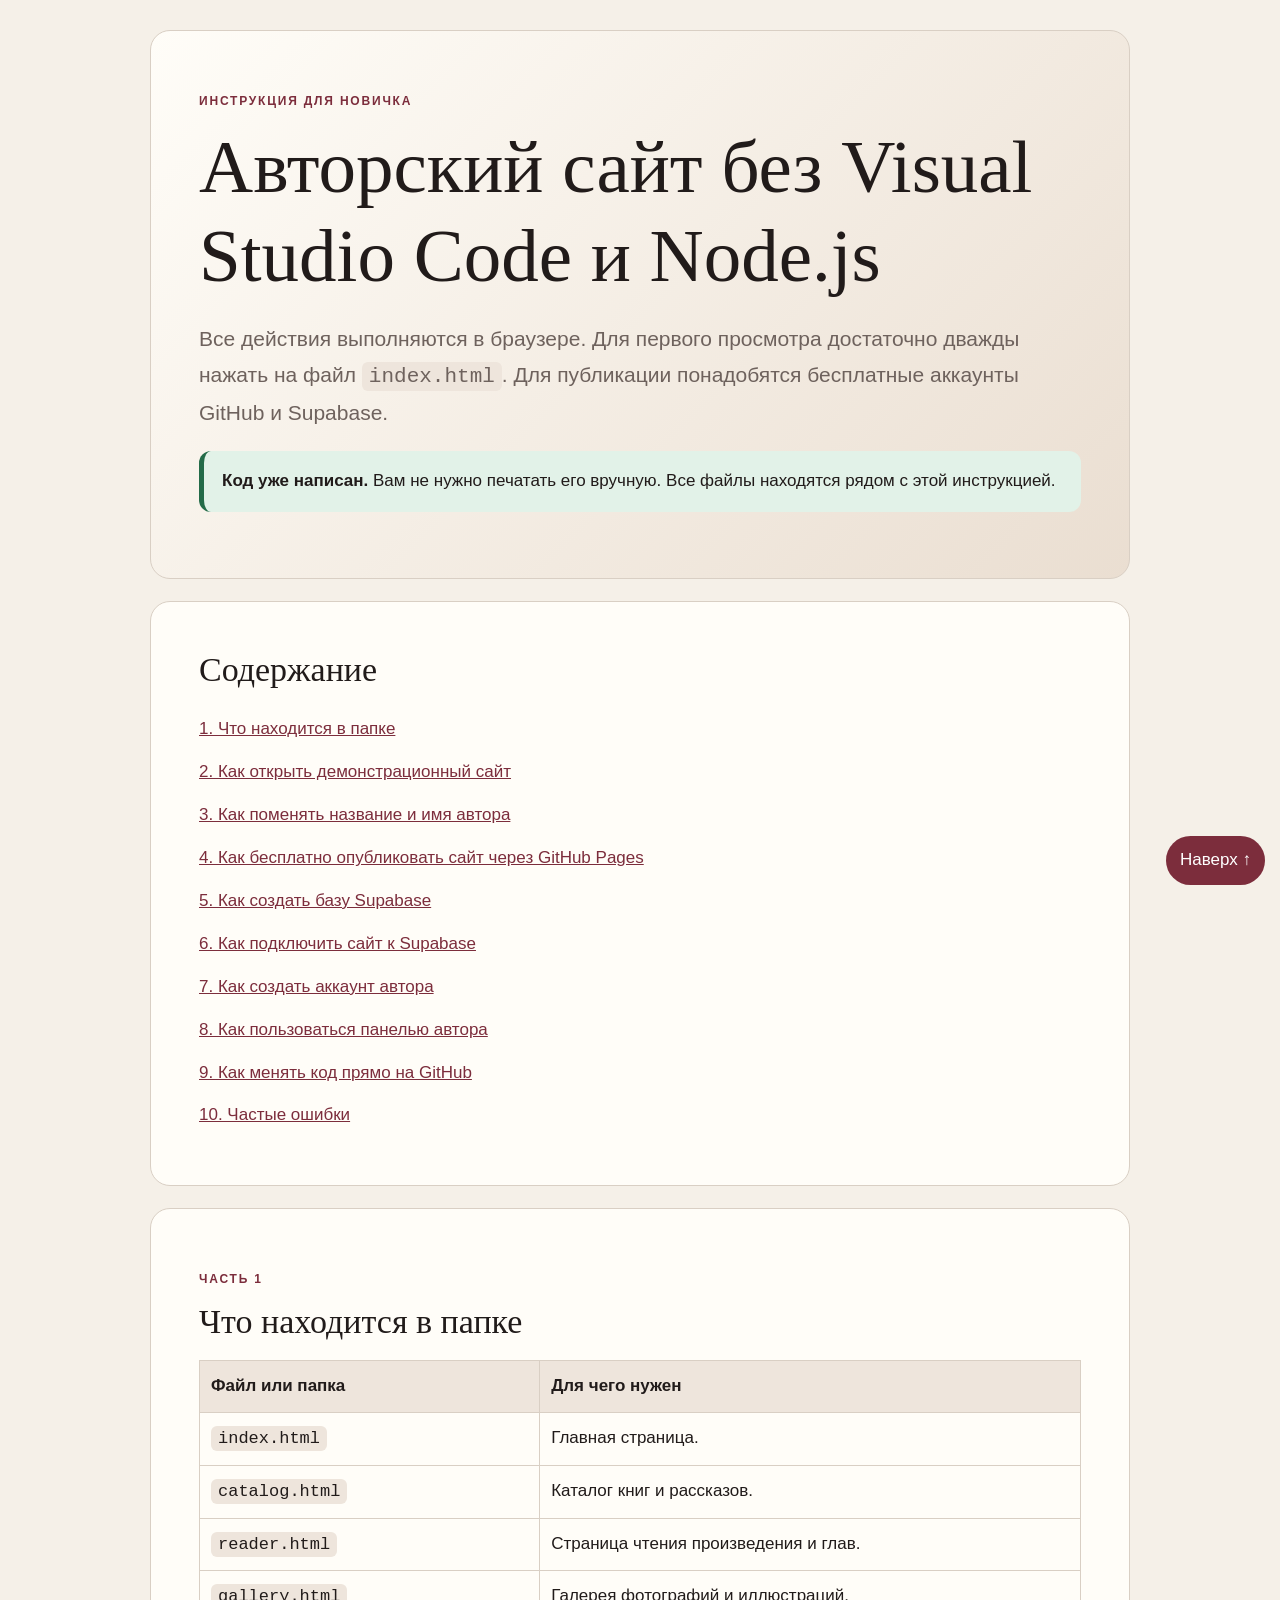
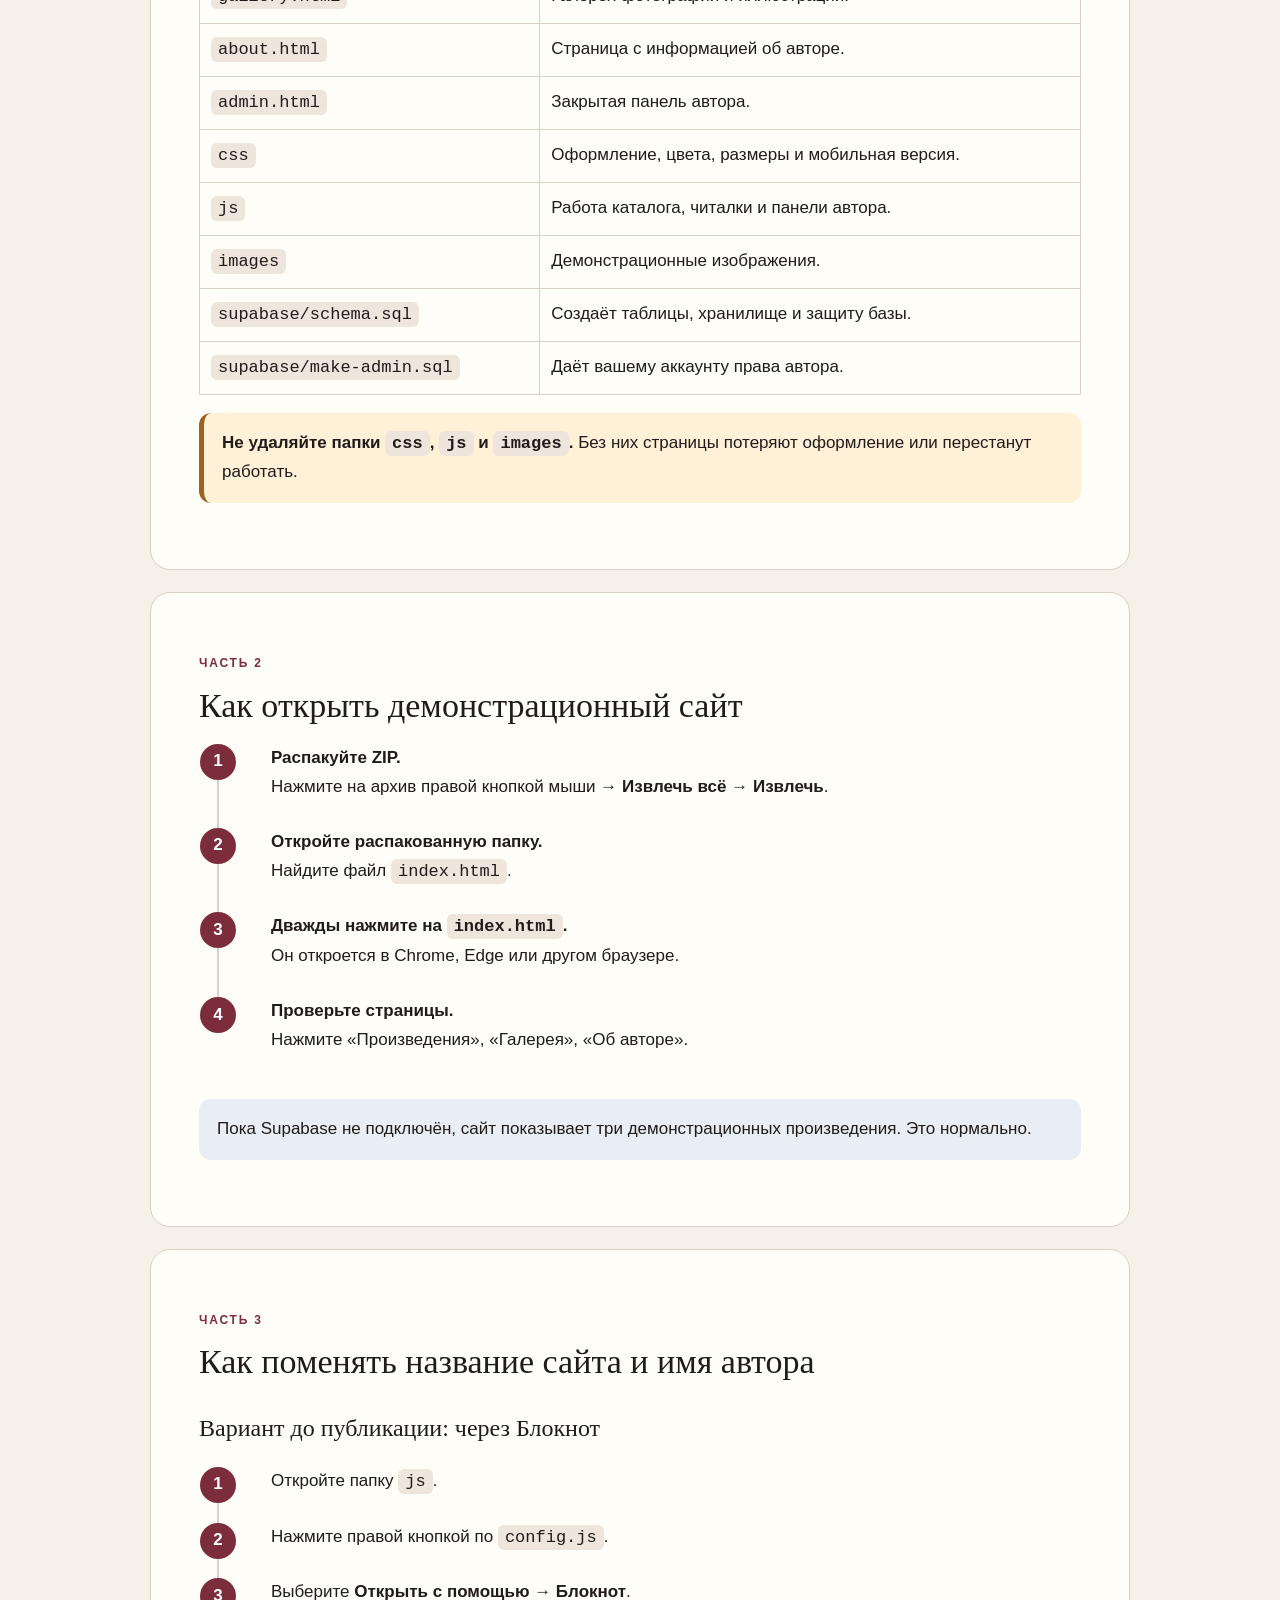
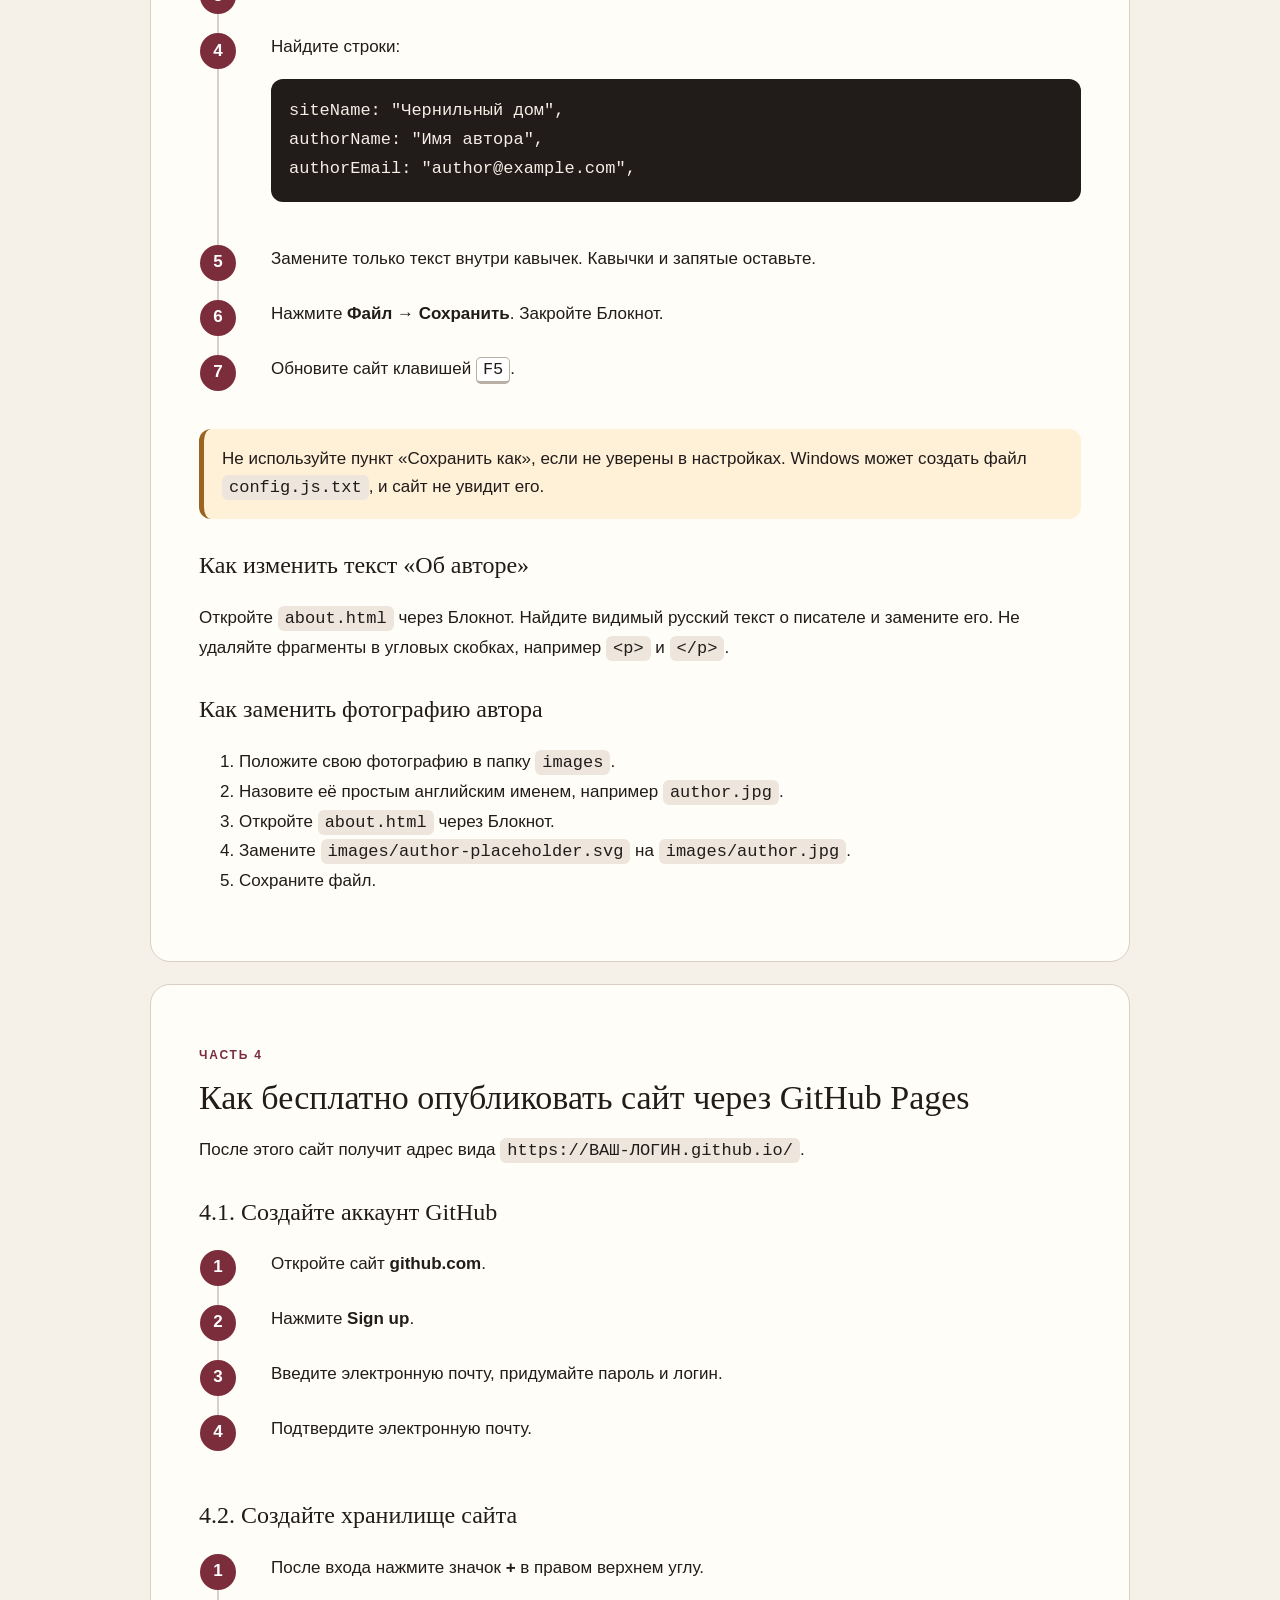
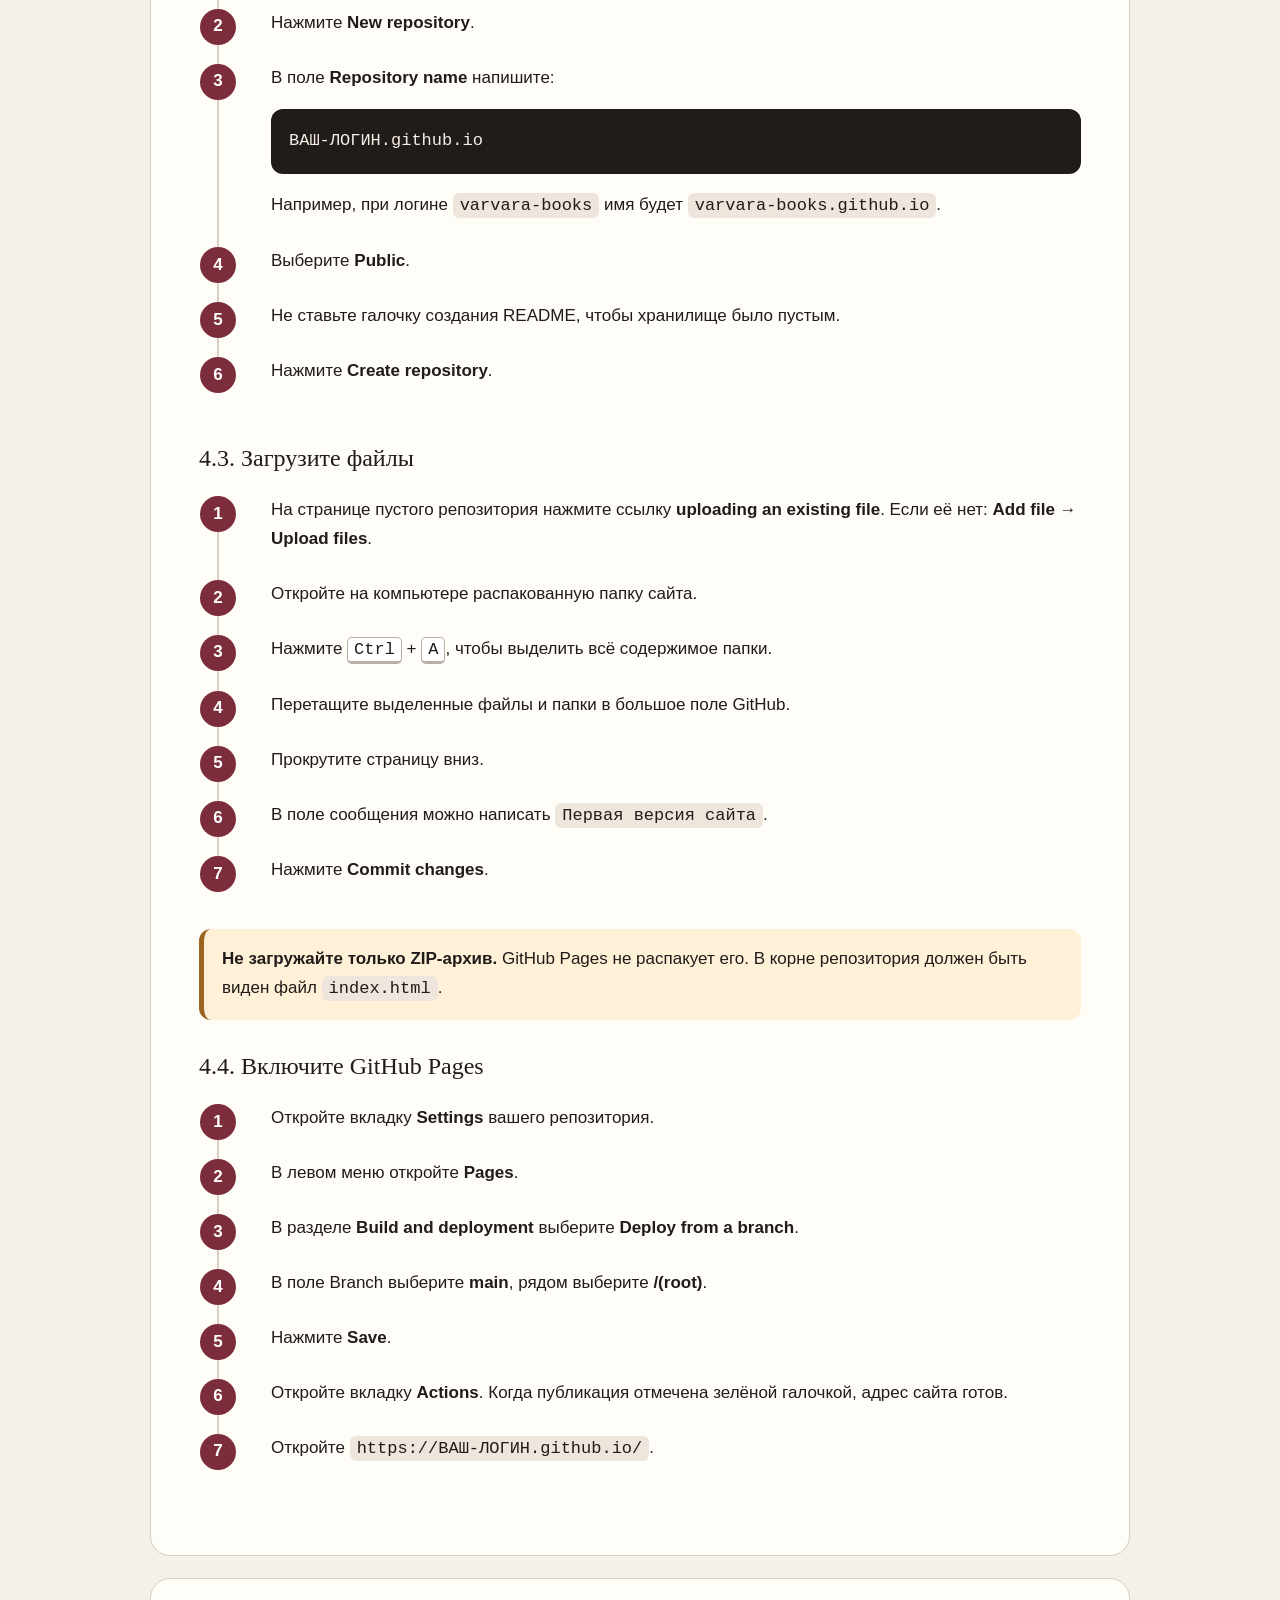
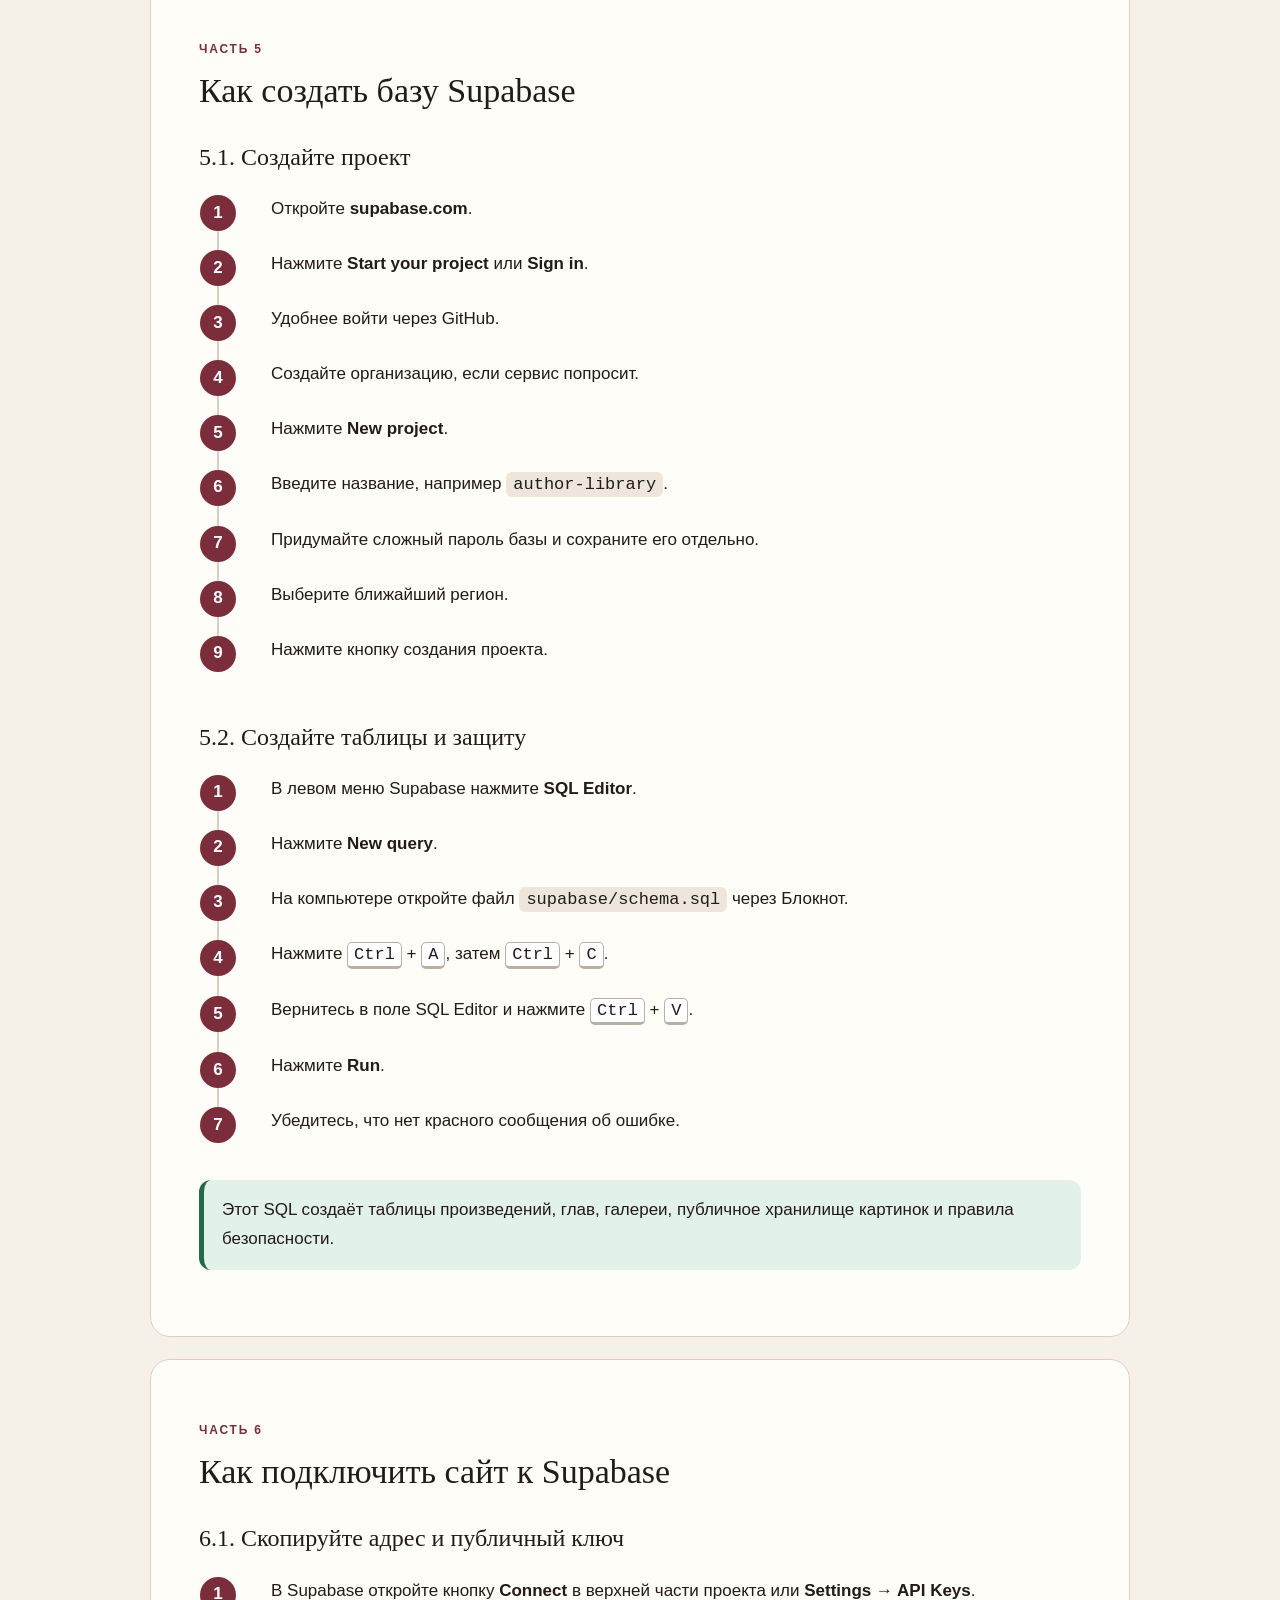
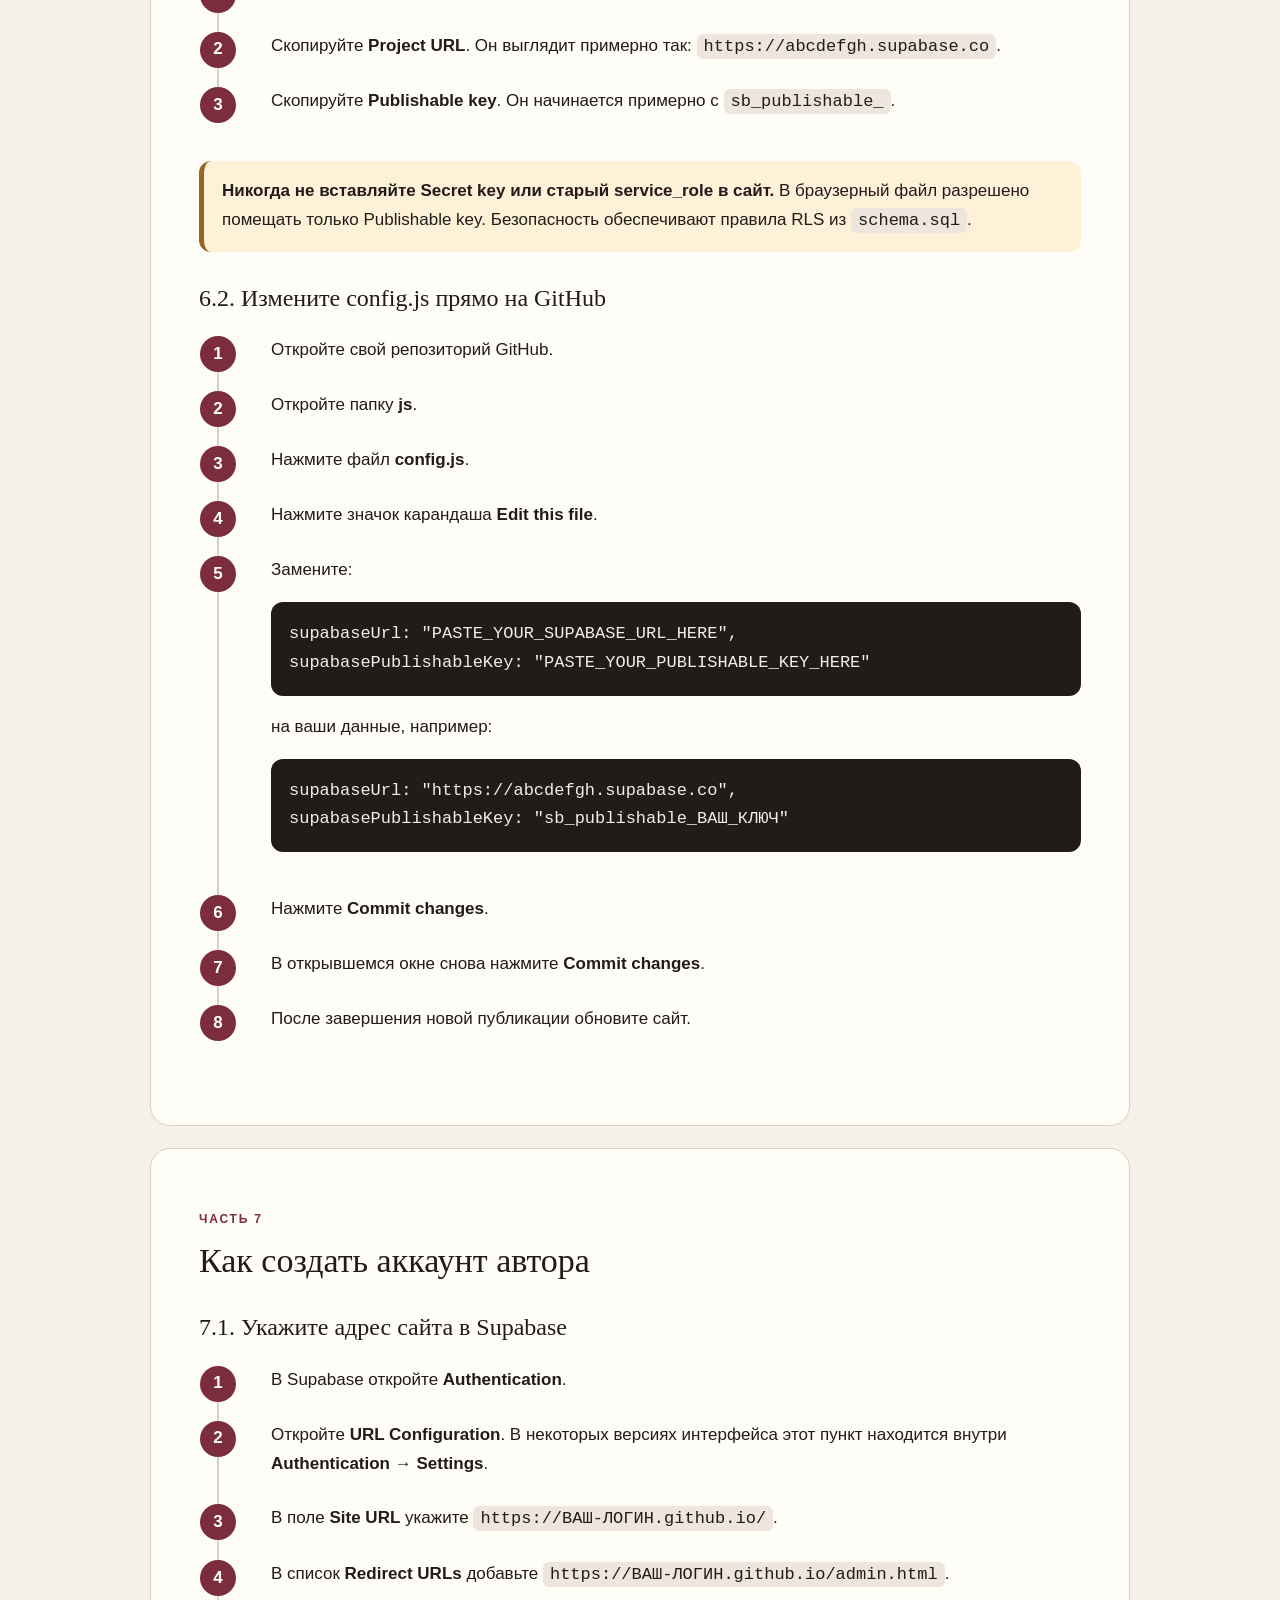
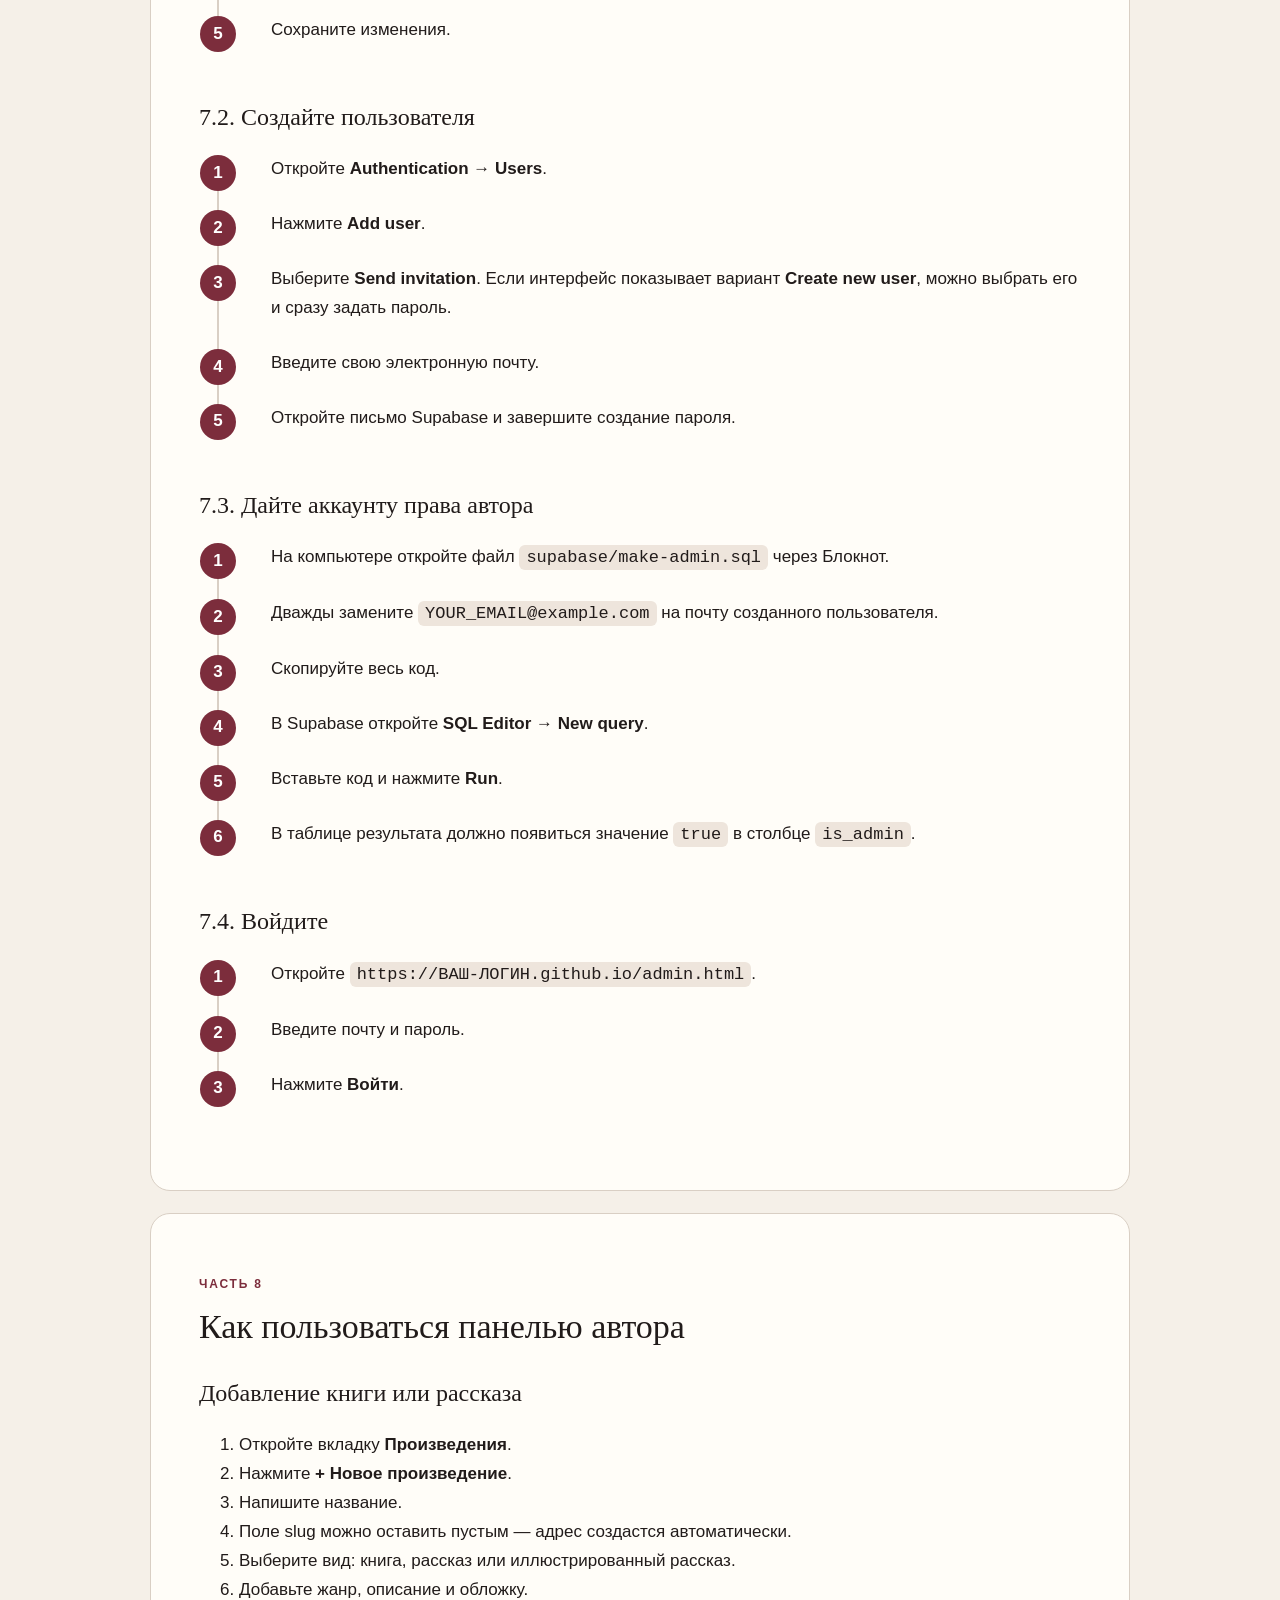
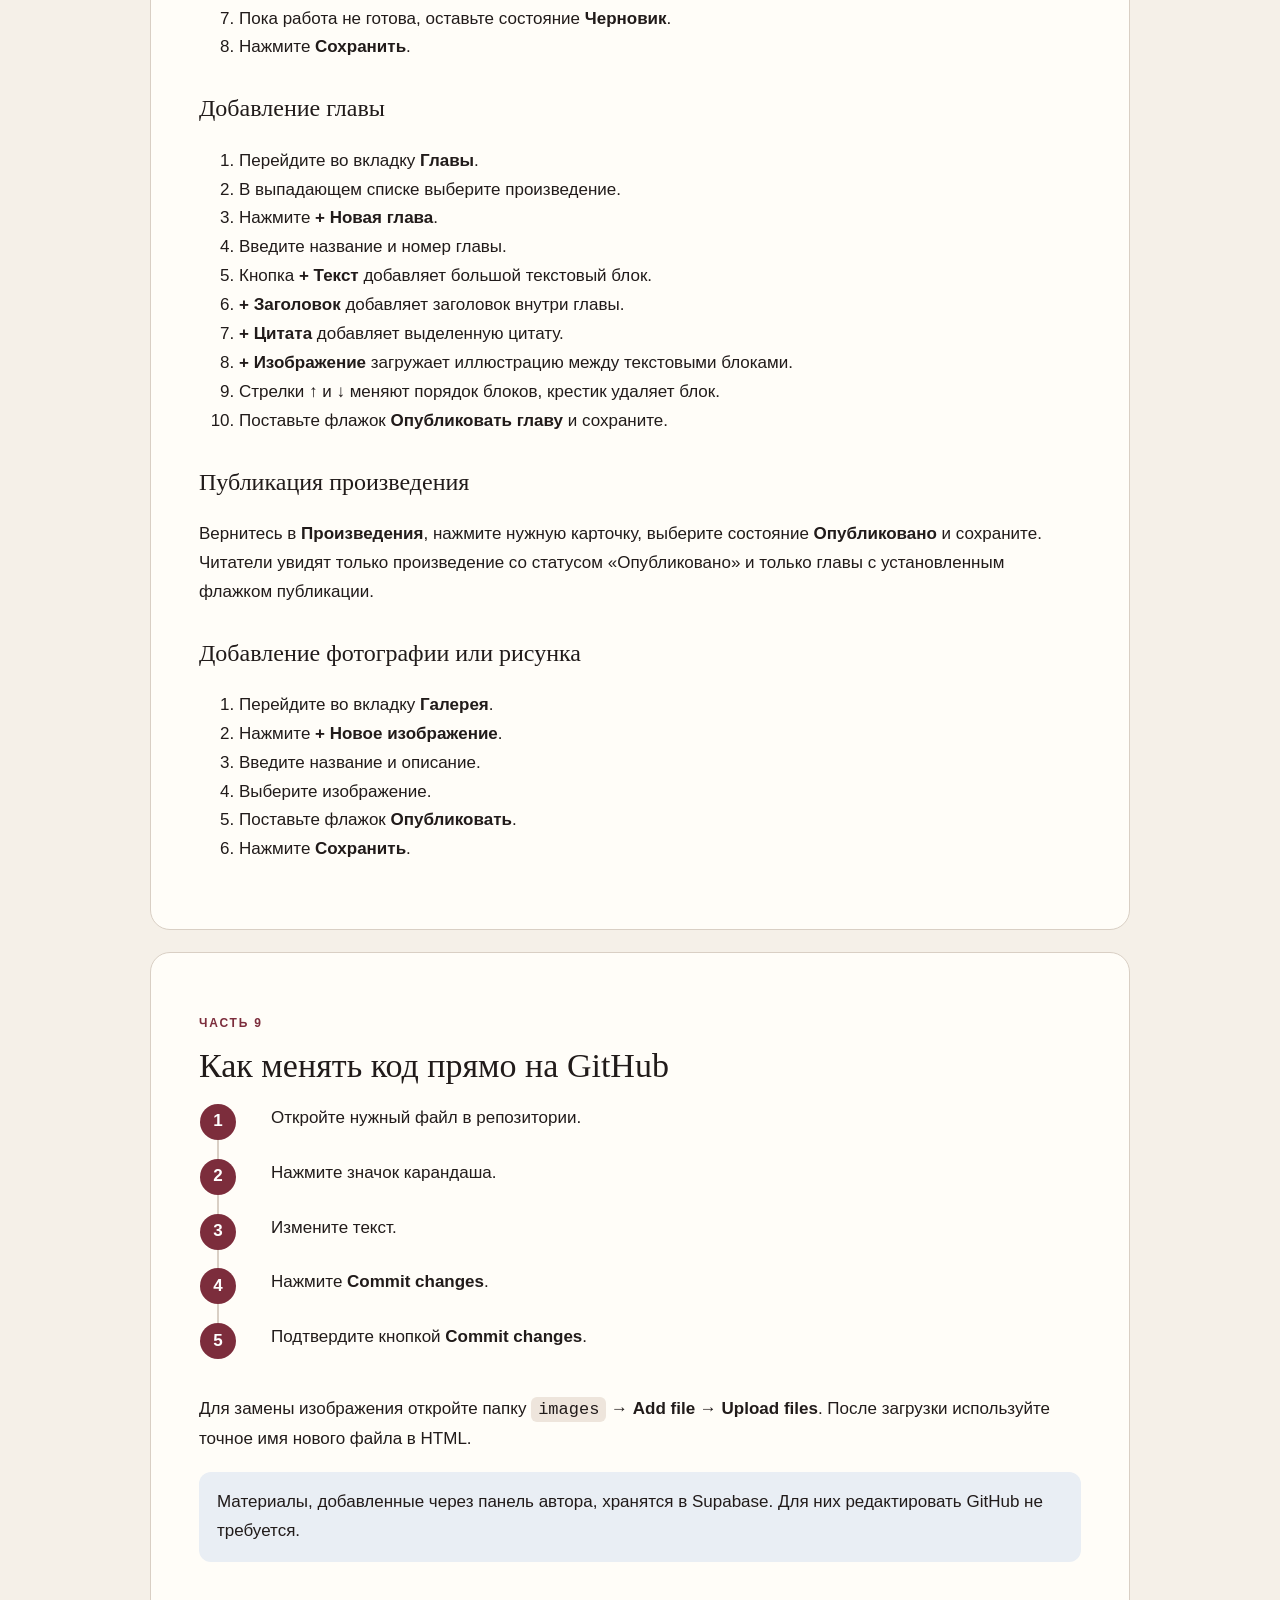
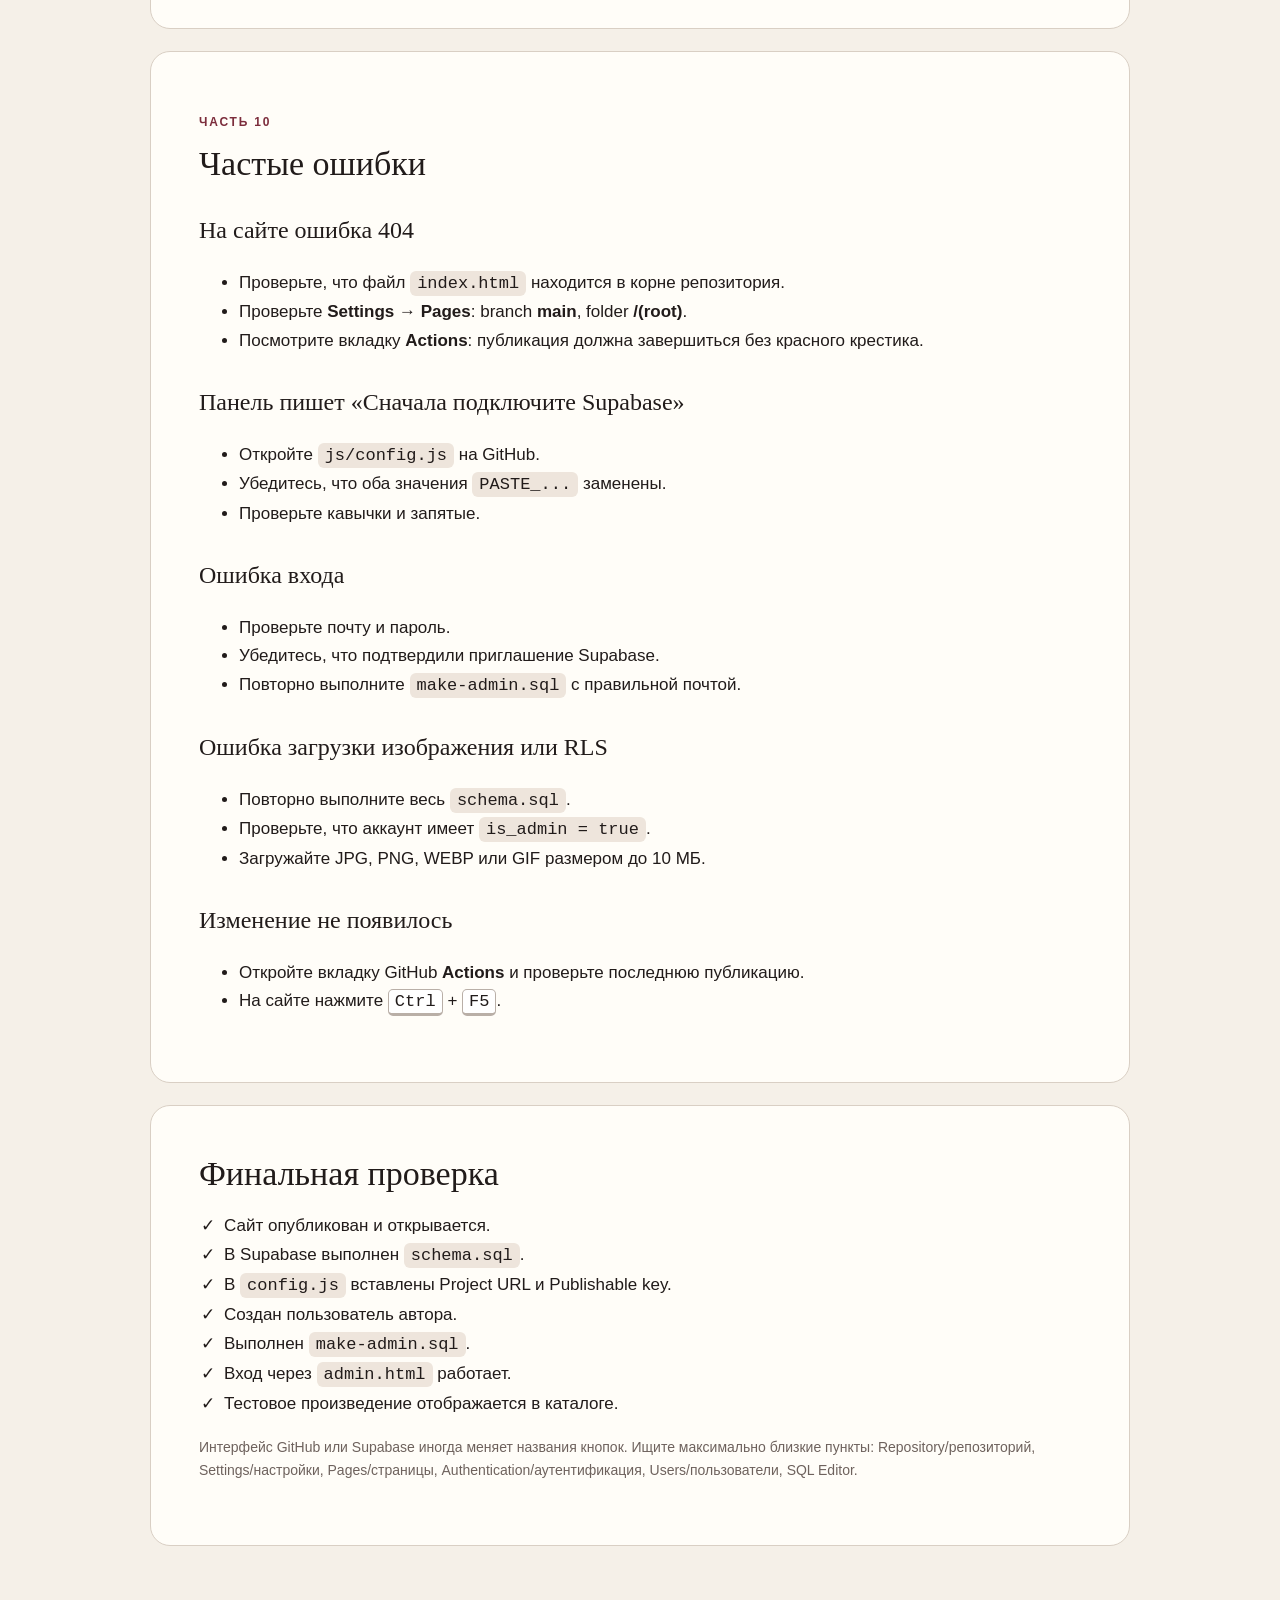
<file: ╨Ш╨Э╨б╨в╨а╨г╨Ъ╨ж╨Ш╨п.html>
<!doctype html>
<html lang="ru">
<head>
<meta charset="utf-8">
<meta name="viewport" content="width=device-width,initial-scale=1">
<title>Пошаговая инструкция — авторский сайт</title>
<style>
:root{--bg:#f5f0e8;--paper:#fffdf8;--ink:#211b1a;--muted:#6e625d;--accent:#7c2d3c;--line:#d9cfc4;--ok:#236b48;--warn:#9a6320}*{box-sizing:border-box}body{margin:0;background:var(--bg);color:var(--ink);font:17px/1.7 Arial,sans-serif}main{width:min(980px,calc(100% - 28px));margin:30px auto 100px}.hero,.card{background:var(--paper);border:1px solid var(--line);border-radius:20px;padding:clamp(22px,5vw,48px);margin-bottom:22px}.hero{background:linear-gradient(135deg,#fffdf8,#eaded1)}h1,h2,h3{font-family:Georgia,serif;font-weight:500;line-height:1.18}h1{font-size:clamp(42px,7vw,75px);margin:0 0 18px}h2{font-size:34px;margin:0 0 18px}h3{font-size:24px;margin-top:32px}.eyebrow{color:var(--accent);font-size:12px;font-weight:bold;letter-spacing:.15em;text-transform:uppercase}.lead{font-size:21px;color:var(--muted)}code{background:#eee5dc;padding:3px 7px;border-radius:6px;font-family:Consolas,monospace}pre{overflow:auto;padding:18px;background:#211b1a;color:#f5eee5;border-radius:12px;white-space:pre-wrap}ol.steps{counter-reset:item;list-style:none;padding:0}.steps>li{position:relative;padding:0 0 26px 52px;border-left:2px solid #d9cfc4;margin-left:18px}.steps>li:last-child{border-left-color:transparent}.steps>li:before{counter-increment:item;content:counter(item);position:absolute;left:-19px;top:0;width:36px;height:36px;display:grid;place-items:center;background:var(--accent);color:white;border-radius:50%;font-weight:bold}.note,.warning,.success{padding:16px 18px;border-radius:12px;margin:18px 0}.note{background:#e9eef4}.warning{background:#fff1d8;border-left:5px solid var(--warn)}.success{background:#e2f2e8;border-left:5px solid var(--ok)}.toc a{display:block;padding:7px 0;color:var(--accent)}table{width:100%;border-collapse:collapse}td,th{padding:11px;border:1px solid var(--line);text-align:left;vertical-align:top}th{background:#eee5dc}.checklist{list-style:'✓  ';padding-left:25px}.small{font-size:14px;color:var(--muted)}a{color:var(--accent)}kbd{border:1px solid #b9afa7;border-bottom-width:3px;border-radius:5px;padding:2px 6px;background:white}.top{position:fixed;right:15px;bottom:15px;background:var(--accent);color:white;text-decoration:none;padding:10px 14px;border-radius:999px}@media(max-width:600px){body{font-size:16px}.card,.hero{padding:22px}.steps>li{padding-left:42px}table{font-size:13px}}
</style>
</head>
<body id="top">
<main>
<section class="hero">
<p class="eyebrow">Инструкция для новичка</p>
<h1>Авторский сайт без Visual Studio Code и Node.js</h1>
<p class="lead">Все действия выполняются в браузере. Для первого просмотра достаточно дважды нажать на файл <code>index.html</code>. Для публикации понадобятся бесплатные аккаунты GitHub и Supabase.</p>
<div class="success"><strong>Код уже написан.</strong> Вам не нужно печатать его вручную. Все файлы находятся рядом с этой инструкцией.</div>
</section>

<section class="card toc">
<h2>Содержание</h2>
<a href="#part1">1. Что находится в папке</a>
<a href="#part2">2. Как открыть демонстрационный сайт</a>
<a href="#part3">3. Как поменять название и имя автора</a>
<a href="#part4">4. Как бесплатно опубликовать сайт через GitHub Pages</a>
<a href="#part5">5. Как создать базу Supabase</a>
<a href="#part6">6. Как подключить сайт к Supabase</a>
<a href="#part7">7. Как создать аккаунт автора</a>
<a href="#part8">8. Как пользоваться панелью автора</a>
<a href="#part9">9. Как менять код прямо на GitHub</a>
<a href="#part10">10. Частые ошибки</a>
</section>

<section class="card" id="part1">
<p class="eyebrow">Часть 1</p><h2>Что находится в папке</h2>
<table><tr><th>Файл или папка</th><th>Для чего нужен</th></tr>
<tr><td><code>index.html</code></td><td>Главная страница.</td></tr>
<tr><td><code>catalog.html</code></td><td>Каталог книг и рассказов.</td></tr>
<tr><td><code>reader.html</code></td><td>Страница чтения произведения и глав.</td></tr>
<tr><td><code>gallery.html</code></td><td>Галерея фотографий и иллюстраций.</td></tr>
<tr><td><code>about.html</code></td><td>Страница с информацией об авторе.</td></tr>
<tr><td><code>admin.html</code></td><td>Закрытая панель автора.</td></tr>
<tr><td><code>css</code></td><td>Оформление, цвета, размеры и мобильная версия.</td></tr>
<tr><td><code>js</code></td><td>Работа каталога, читалки и панели автора.</td></tr>
<tr><td><code>images</code></td><td>Демонстрационные изображения.</td></tr>
<tr><td><code>supabase/schema.sql</code></td><td>Создаёт таблицы, хранилище и защиту базы.</td></tr>
<tr><td><code>supabase/make-admin.sql</code></td><td>Даёт вашему аккаунту права автора.</td></tr></table>
<div class="warning"><strong>Не удаляйте папки <code>css</code>, <code>js</code> и <code>images</code>.</strong> Без них страницы потеряют оформление или перестанут работать.</div>
</section>

<section class="card" id="part2">
<p class="eyebrow">Часть 2</p><h2>Как открыть демонстрационный сайт</h2>
<ol class="steps">
<li><strong>Распакуйте ZIP.</strong><br>Нажмите на архив правой кнопкой мыши → <b>Извлечь всё</b> → <b>Извлечь</b>.</li>
<li><strong>Откройте распакованную папку.</strong><br>Найдите файл <code>index.html</code>.</li>
<li><strong>Дважды нажмите на <code>index.html</code>.</strong><br>Он откроется в Chrome, Edge или другом браузере.</li>
<li><strong>Проверьте страницы.</strong><br>Нажмите «Произведения», «Галерея», «Об авторе».</li>
</ol>
<div class="note">Пока Supabase не подключён, сайт показывает три демонстрационных произведения. Это нормально.</div>
</section>

<section class="card" id="part3">
<p class="eyebrow">Часть 3</p><h2>Как поменять название сайта и имя автора</h2>
<h3>Вариант до публикации: через Блокнот</h3>
<ol class="steps">
<li>Откройте папку <code>js</code>.</li>
<li>Нажмите правой кнопкой по <code>config.js</code>.</li>
<li>Выберите <b>Открыть с помощью → Блокнот</b>.</li>
<li>Найдите строки:
<pre>siteName: "Чернильный дом",
authorName: "Имя автора",
authorEmail: "author@example.com",</pre></li>
<li>Замените только текст внутри кавычек. Кавычки и запятые оставьте.</li>
<li>Нажмите <b>Файл → Сохранить</b>. Закройте Блокнот.</li>
<li>Обновите сайт клавишей <kbd>F5</kbd>.</li>
</ol>
<div class="warning">Не используйте пункт «Сохранить как», если не уверены в настройках. Windows может создать файл <code>config.js.txt</code>, и сайт не увидит его.</div>
<h3>Как изменить текст «Об авторе»</h3>
<p>Откройте <code>about.html</code> через Блокнот. Найдите видимый русский текст о писателе и замените его. Не удаляйте фрагменты в угловых скобках, например <code>&lt;p&gt;</code> и <code>&lt;/p&gt;</code>.</p>
<h3>Как заменить фотографию автора</h3>
<ol>
<li>Положите свою фотографию в папку <code>images</code>.</li>
<li>Назовите её простым английским именем, например <code>author.jpg</code>.</li>
<li>Откройте <code>about.html</code> через Блокнот.</li>
<li>Замените <code>images/author-placeholder.svg</code> на <code>images/author.jpg</code>.</li>
<li>Сохраните файл.</li>
</ol>
</section>

<section class="card" id="part4">
<p class="eyebrow">Часть 4</p><h2>Как бесплатно опубликовать сайт через GitHub Pages</h2>
<p>После этого сайт получит адрес вида <code>https://ВАШ-ЛОГИН.github.io/</code>.</p>
<h3>4.1. Создайте аккаунт GitHub</h3>
<ol class="steps">
<li>Откройте сайт <b>github.com</b>.</li>
<li>Нажмите <b>Sign up</b>.</li>
<li>Введите электронную почту, придумайте пароль и логин.</li>
<li>Подтвердите электронную почту.</li>
</ol>
<h3>4.2. Создайте хранилище сайта</h3>
<ol class="steps">
<li>После входа нажмите значок <b>+</b> в правом верхнем углу.</li>
<li>Нажмите <b>New repository</b>.</li>
<li>В поле <b>Repository name</b> напишите:<pre>ВАШ-ЛОГИН.github.io</pre>Например, при логине <code>varvara-books</code> имя будет <code>varvara-books.github.io</code>.</li>
<li>Выберите <b>Public</b>.</li>
<li>Не ставьте галочку создания README, чтобы хранилище было пустым.</li>
<li>Нажмите <b>Create repository</b>.</li>
</ol>
<h3>4.3. Загрузите файлы</h3>
<ol class="steps">
<li>На странице пустого репозитория нажмите ссылку <b>uploading an existing file</b>. Если её нет: <b>Add file → Upload files</b>.</li>
<li>Откройте на компьютере распакованную папку сайта.</li>
<li>Нажмите <kbd>Ctrl</kbd> + <kbd>A</kbd>, чтобы выделить всё содержимое папки.</li>
<li>Перетащите выделенные файлы и папки в большое поле GitHub.</li>
<li>Прокрутите страницу вниз.</li>
<li>В поле сообщения можно написать <code>Первая версия сайта</code>.</li>
<li>Нажмите <b>Commit changes</b>.</li>
</ol>
<div class="warning"><strong>Не загружайте только ZIP-архив.</strong> GitHub Pages не распакует его. В корне репозитория должен быть виден файл <code>index.html</code>.</div>
<h3>4.4. Включите GitHub Pages</h3>
<ol class="steps">
<li>Откройте вкладку <b>Settings</b> вашего репозитория.</li>
<li>В левом меню откройте <b>Pages</b>.</li>
<li>В разделе <b>Build and deployment</b> выберите <b>Deploy from a branch</b>.</li>
<li>В поле Branch выберите <b>main</b>, рядом выберите <b>/(root)</b>.</li>
<li>Нажмите <b>Save</b>.</li>
<li>Откройте вкладку <b>Actions</b>. Когда публикация отмечена зелёной галочкой, адрес сайта готов.</li>
<li>Откройте <code>https://ВАШ-ЛОГИН.github.io/</code>.</li>
</ol>
</section>

<section class="card" id="part5">
<p class="eyebrow">Часть 5</p><h2>Как создать базу Supabase</h2>
<h3>5.1. Создайте проект</h3>
<ol class="steps">
<li>Откройте <b>supabase.com</b>.</li>
<li>Нажмите <b>Start your project</b> или <b>Sign in</b>.</li>
<li>Удобнее войти через GitHub.</li>
<li>Создайте организацию, если сервис попросит.</li>
<li>Нажмите <b>New project</b>.</li>
<li>Введите название, например <code>author-library</code>.</li>
<li>Придумайте сложный пароль базы и сохраните его отдельно.</li>
<li>Выберите ближайший регион.</li>
<li>Нажмите кнопку создания проекта.</li>
</ol>
<h3>5.2. Создайте таблицы и защиту</h3>
<ol class="steps">
<li>В левом меню Supabase нажмите <b>SQL Editor</b>.</li>
<li>Нажмите <b>New query</b>.</li>
<li>На компьютере откройте файл <code>supabase/schema.sql</code> через Блокнот.</li>
<li>Нажмите <kbd>Ctrl</kbd> + <kbd>A</kbd>, затем <kbd>Ctrl</kbd> + <kbd>C</kbd>.</li>
<li>Вернитесь в поле SQL Editor и нажмите <kbd>Ctrl</kbd> + <kbd>V</kbd>.</li>
<li>Нажмите <b>Run</b>.</li>
<li>Убедитесь, что нет красного сообщения об ошибке.</li>
</ol>
<div class="success">Этот SQL создаёт таблицы произведений, глав, галереи, публичное хранилище картинок и правила безопасности.</div>
</section>

<section class="card" id="part6">
<p class="eyebrow">Часть 6</p><h2>Как подключить сайт к Supabase</h2>
<h3>6.1. Скопируйте адрес и публичный ключ</h3>
<ol class="steps">
<li>В Supabase откройте кнопку <b>Connect</b> в верхней части проекта или <b>Settings → API Keys</b>.</li>
<li>Скопируйте <b>Project URL</b>. Он выглядит примерно так: <code>https://abcdefgh.supabase.co</code>.</li>
<li>Скопируйте <b>Publishable key</b>. Он начинается примерно с <code>sb_publishable_</code>.</li>
</ol>
<div class="warning"><strong>Никогда не вставляйте Secret key или старый service_role в сайт.</strong> В браузерный файл разрешено помещать только Publishable key. Безопасность обеспечивают правила RLS из <code>schema.sql</code>.</div>
<h3>6.2. Измените config.js прямо на GitHub</h3>
<ol class="steps">
<li>Откройте свой репозиторий GitHub.</li>
<li>Откройте папку <b>js</b>.</li>
<li>Нажмите файл <b>config.js</b>.</li>
<li>Нажмите значок карандаша <b>Edit this file</b>.</li>
<li>Замените:
<pre>supabaseUrl: "PASTE_YOUR_SUPABASE_URL_HERE",
supabasePublishableKey: "PASTE_YOUR_PUBLISHABLE_KEY_HERE"</pre>
на ваши данные, например:
<pre>supabaseUrl: "https://abcdefgh.supabase.co",
supabasePublishableKey: "sb_publishable_ВАШ_КЛЮЧ"</pre></li>
<li>Нажмите <b>Commit changes</b>.</li>
<li>В открывшемся окне снова нажмите <b>Commit changes</b>.</li>
<li>После завершения новой публикации обновите сайт.</li>
</ol>
</section>

<section class="card" id="part7">
<p class="eyebrow">Часть 7</p><h2>Как создать аккаунт автора</h2>
<h3>7.1. Укажите адрес сайта в Supabase</h3>
<ol class="steps">
<li>В Supabase откройте <b>Authentication</b>.</li>
<li>Откройте <b>URL Configuration</b>. В некоторых версиях интерфейса этот пункт находится внутри <b>Authentication → Settings</b>.</li>
<li>В поле <b>Site URL</b> укажите <code>https://ВАШ-ЛОГИН.github.io/</code>.</li>
<li>В список <b>Redirect URLs</b> добавьте <code>https://ВАШ-ЛОГИН.github.io/admin.html</code>.</li>
<li>Сохраните изменения.</li>
</ol>
<h3>7.2. Создайте пользователя</h3>
<ol class="steps">
<li>Откройте <b>Authentication → Users</b>.</li>
<li>Нажмите <b>Add user</b>.</li>
<li>Выберите <b>Send invitation</b>. Если интерфейс показывает вариант <b>Create new user</b>, можно выбрать его и сразу задать пароль.</li>
<li>Введите свою электронную почту.</li>
<li>Откройте письмо Supabase и завершите создание пароля.</li>
</ol>
<h3>7.3. Дайте аккаунту права автора</h3>
<ol class="steps">
<li>На компьютере откройте файл <code>supabase/make-admin.sql</code> через Блокнот.</li>
<li>Дважды замените <code>YOUR_EMAIL@example.com</code> на почту созданного пользователя.</li>
<li>Скопируйте весь код.</li>
<li>В Supabase откройте <b>SQL Editor → New query</b>.</li>
<li>Вставьте код и нажмите <b>Run</b>.</li>
<li>В таблице результата должно появиться значение <code>true</code> в столбце <code>is_admin</code>.</li>
</ol>
<h3>7.4. Войдите</h3>
<ol class="steps">
<li>Откройте <code>https://ВАШ-ЛОГИН.github.io/admin.html</code>.</li>
<li>Введите почту и пароль.</li>
<li>Нажмите <b>Войти</b>.</li>
</ol>
</section>

<section class="card" id="part8">
<p class="eyebrow">Часть 8</p><h2>Как пользоваться панелью автора</h2>
<h3>Добавление книги или рассказа</h3>
<ol>
<li>Откройте вкладку <b>Произведения</b>.</li>
<li>Нажмите <b>+ Новое произведение</b>.</li>
<li>Напишите название.</li>
<li>Поле slug можно оставить пустым — адрес создастся автоматически.</li>
<li>Выберите вид: книга, рассказ или иллюстрированный рассказ.</li>
<li>Добавьте жанр, описание и обложку.</li>
<li>Пока работа не готова, оставьте состояние <b>Черновик</b>.</li>
<li>Нажмите <b>Сохранить</b>.</li>
</ol>
<h3>Добавление главы</h3>
<ol>
<li>Перейдите во вкладку <b>Главы</b>.</li>
<li>В выпадающем списке выберите произведение.</li>
<li>Нажмите <b>+ Новая глава</b>.</li>
<li>Введите название и номер главы.</li>
<li>Кнопка <b>+ Текст</b> добавляет большой текстовый блок.</li>
<li><b>+ Заголовок</b> добавляет заголовок внутри главы.</li>
<li><b>+ Цитата</b> добавляет выделенную цитату.</li>
<li><b>+ Изображение</b> загружает иллюстрацию между текстовыми блоками.</li>
<li>Стрелки ↑ и ↓ меняют порядок блоков, крестик удаляет блок.</li>
<li>Поставьте флажок <b>Опубликовать главу</b> и сохраните.</li>
</ol>
<h3>Публикация произведения</h3>
<p>Вернитесь в <b>Произведения</b>, нажмите нужную карточку, выберите состояние <b>Опубликовано</b> и сохраните. Читатели увидят только произведение со статусом «Опубликовано» и только главы с установленным флажком публикации.</p>
<h3>Добавление фотографии или рисунка</h3>
<ol>
<li>Перейдите во вкладку <b>Галерея</b>.</li>
<li>Нажмите <b>+ Новое изображение</b>.</li>
<li>Введите название и описание.</li>
<li>Выберите изображение.</li>
<li>Поставьте флажок <b>Опубликовать</b>.</li>
<li>Нажмите <b>Сохранить</b>.</li>
</ol>
</section>

<section class="card" id="part9">
<p class="eyebrow">Часть 9</p><h2>Как менять код прямо на GitHub</h2>
<ol class="steps">
<li>Откройте нужный файл в репозитории.</li>
<li>Нажмите значок карандаша.</li>
<li>Измените текст.</li>
<li>Нажмите <b>Commit changes</b>.</li>
<li>Подтвердите кнопкой <b>Commit changes</b>.</li>
</ol>
<p>Для замены изображения откройте папку <code>images</code> → <b>Add file → Upload files</b>. После загрузки используйте точное имя нового файла в HTML.</p>
<div class="note">Материалы, добавленные через панель автора, хранятся в Supabase. Для них редактировать GitHub не требуется.</div>
</section>

<section class="card" id="part10">
<p class="eyebrow">Часть 10</p><h2>Частые ошибки</h2>
<h3>На сайте ошибка 404</h3><ul><li>Проверьте, что файл <code>index.html</code> находится в корне репозитория.</li><li>Проверьте <b>Settings → Pages</b>: branch <b>main</b>, folder <b>/(root)</b>.</li><li>Посмотрите вкладку <b>Actions</b>: публикация должна завершиться без красного крестика.</li></ul>
<h3>Панель пишет «Сначала подключите Supabase»</h3><ul><li>Откройте <code>js/config.js</code> на GitHub.</li><li>Убедитесь, что оба значения <code>PASTE_...</code> заменены.</li><li>Проверьте кавычки и запятые.</li></ul>
<h3>Ошибка входа</h3><ul><li>Проверьте почту и пароль.</li><li>Убедитесь, что подтвердили приглашение Supabase.</li><li>Повторно выполните <code>make-admin.sql</code> с правильной почтой.</li></ul>
<h3>Ошибка загрузки изображения или RLS</h3><ul><li>Повторно выполните весь <code>schema.sql</code>.</li><li>Проверьте, что аккаунт имеет <code>is_admin = true</code>.</li><li>Загружайте JPG, PNG, WEBP или GIF размером до 10 МБ.</li></ul>
<h3>Изменение не появилось</h3><ul><li>Откройте вкладку GitHub <b>Actions</b> и проверьте последнюю публикацию.</li><li>На сайте нажмите <kbd>Ctrl</kbd> + <kbd>F5</kbd>.</li></ul>
</section>

<section class="card">
<h2>Финальная проверка</h2>
<ul class="checklist"><li>Сайт опубликован и открывается.</li><li>В Supabase выполнен <code>schema.sql</code>.</li><li>В <code>config.js</code> вставлены Project URL и Publishable key.</li><li>Создан пользователь автора.</li><li>Выполнен <code>make-admin.sql</code>.</li><li>Вход через <code>admin.html</code> работает.</li><li>Тестовое произведение отображается в каталоге.</li></ul>
<p class="small">Интерфейс GitHub или Supabase иногда меняет названия кнопок. Ищите максимально близкие пункты: Repository/репозиторий, Settings/настройки, Pages/страницы, Authentication/аутентификация, Users/пользователи, SQL Editor.</p>
</section>
</main>
<a class="top" href="#top">Наверх ↑</a>
</body>
</html>
</file>
